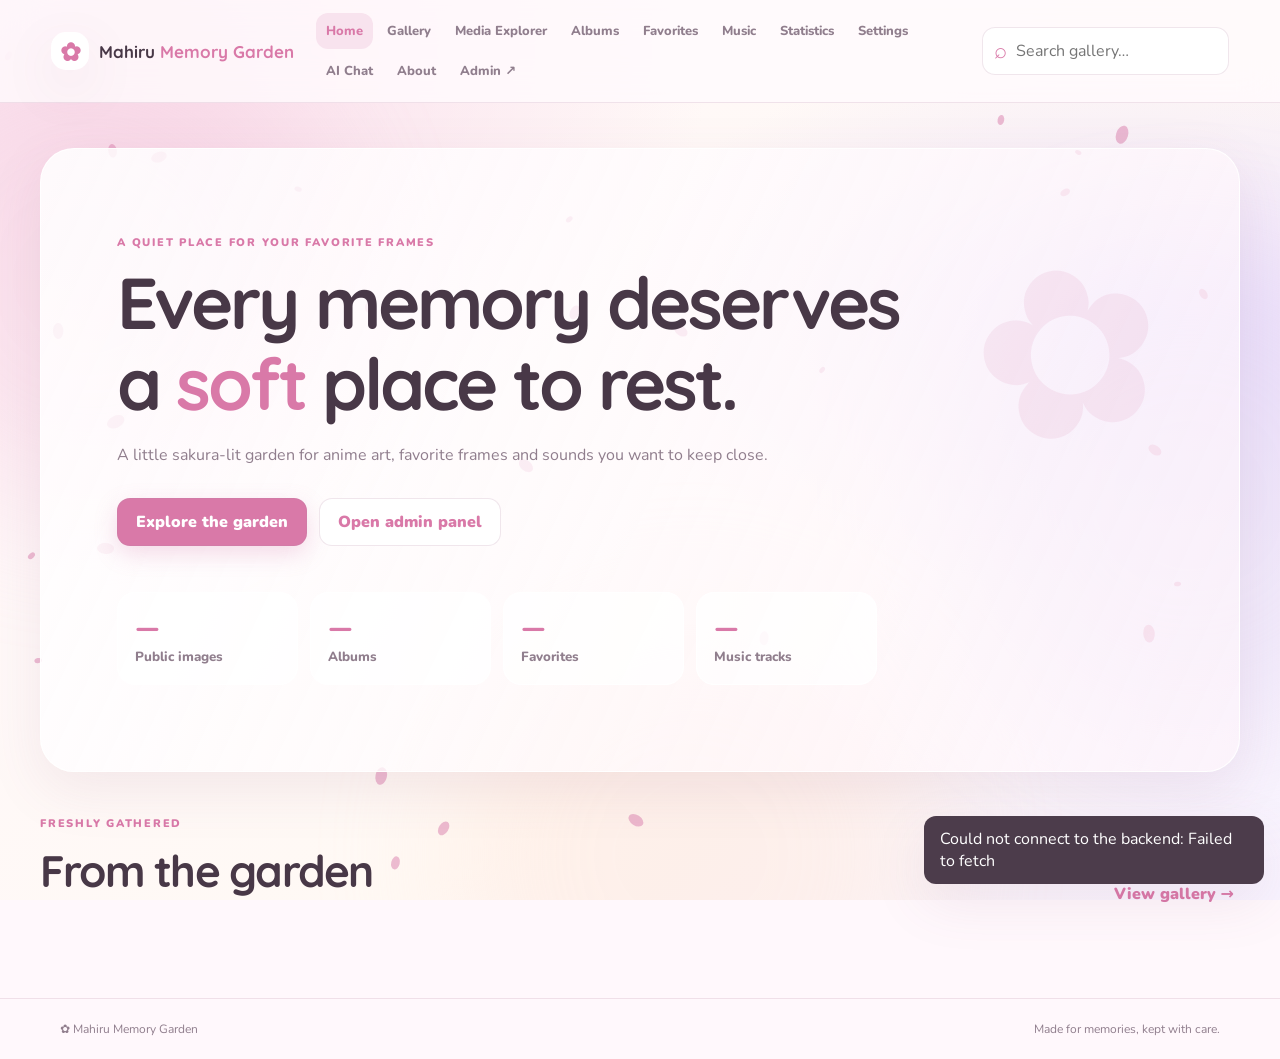
<file: index.html>
<!doctype html><html lang="en"><head><meta charset="utf-8"><meta name="viewport" content="width=device-width,initial-scale=1,viewport-fit=cover"><meta name="theme-color" content="#f9eaf3"><meta name="description" content="Mahiru Memory Garden — a sakura-themed home for favorite memories."><title>Mahiru Memory Garden</title><link rel="preconnect" href="https://fonts.googleapis.com"><link rel="preconnect" href="https://fonts.gstatic.com" crossorigin><link href="https://fonts.googleapis.com/css2?family=Quicksand:wght@500;600;700&family=Nunito:wght@400;600;700;800&display=swap" rel="stylesheet"><link rel="stylesheet" href="style.css"></head><body><div class="sky"><i></i><i></i><i></i></div><canvas id="sakuraCanvas"></canvas><div id="toastStack" class="toasts" aria-live="polite"></div>
<header class="topbar"><a class="brand" href="#home"><span>✿</span><b>Mahiru <em>Memory Garden</em></b></a><button id="menuToggle" class="icon-btn" aria-label="Open navigation">☰</button><nav id="nav"><button data-page="home" class="active">Home</button><button data-page="gallery">Gallery</button><button data-page="explorer">Media Explorer</button><button data-page="albums">Albums</button><button data-page="favorites">Favorites</button><button data-page="music">Music</button><button data-page="stats">Statistics</button><button data-page="settings">Settings</button><button data-page="chat">AI Chat</button><button data-page="about">About</button><a class="admin-link" href="admin/">Admin ↗</a></nav><div class="search"><span>⌕</span><input id="search" placeholder="Search gallery…" aria-label="Search gallery"></div></header>
<main><section class="page active" id="page-home"><div class="hero"><div class="eyebrow">A quiet place for your favorite frames</div><h1>Every memory deserves<br>a <span>soft</span> place to rest.</h1><p>A little sakura-lit garden for anime art, favorite frames and sounds you want to keep close.</p><div class="actions"><button class="primary" data-page="gallery">Explore the garden</button><a class="secondary" href="admin/">Open admin panel</a></div><div class="stats-row"><div class="stat"><strong id="countImages">—</strong><small>Public images</small></div><div class="stat"><strong id="countAlbums">—</strong><small>Albums</small></div><div class="stat"><strong id="countFavs">—</strong><small>Favorites</small></div><div class="stat"><strong id="countTracks">—</strong><small>Music tracks</small></div></div></div><div class="section-head"><div><div class="eyebrow">Freshly gathered</div><h2>From the garden</h2></div><button class="text-btn" data-page="gallery">View gallery →</button></div><div id="homeGrid" class="media-grid"></div></section>
<section class="page" id="page-gallery"><div class="section-head"><div><div class="eyebrow">Collected moments</div><h1>Gallery</h1><p>Public, approved images from the garden.</p></div><span id="galleryCount" class="pill">Loading…</span></div><div id="galleryGrid" class="media-grid"></div><div id="galleryEmpty" class="empty" hidden>No public images found. Try another search, or check back later. 🌸</div></section>
<section class="page" id="page-explorer"><div class="section-head"><div><div class="eyebrow">Find a frame</div><h1>Media Explorer</h1><p>Search public images by title, category or tags. Use the search bar above.</p></div></div><div id="explorerGrid" class="media-grid"></div><div id="explorerEmpty" class="empty" hidden>No matching public media found.</div></section>
<section class="page" id="page-chat"><div class="section-head"><div><div class="eyebrow">A quiet little conversation</div><h1>Mahiru AI</h1><p>Responses come from the configured backend model. Don't enter passwords or API keys.</p></div></div><div class="chat-box"><div id="chatMessages" class="chat-messages"><div class="chat-bubble assistant">Hello. What would you like to talk about today? 🌸</div></div><form id="chatForm" class="chat-form"><textarea id="chatInput" rows="2" maxlength="4000" placeholder="Write a message…" required></textarea><button class="primary">Send</button></form></div></section>
<section class="page" id="page-albums"><div class="section-head"><div><div class="eyebrow">Little collections</div><h1>Albums</h1><p>Public collections curated by the garden admin.</p></div></div><div id="albumsGrid" class="album-grid"></div><div id="albumsEmpty" class="empty" hidden>No public albums yet.</div></section>
<section class="page" id="page-favorites"><div class="section-head"><div><div class="eyebrow">Kept close</div><h1>Favorites</h1><p>Favorites are stored on the server and shared by visitors in this first release.</p></div></div><div id="favoritesGrid" class="media-grid"></div><div id="favoritesEmpty" class="empty" hidden>No favorites yet. Tap the heart on a gallery card.</div></section>
<section class="page" id="page-music"><div class="section-head"><div><div class="eyebrow">Soundtrack</div><h1>Music garden</h1><p>Public audio tracks uploaded and approved by the admin.</p></div></div><div id="tracksList" class="tracks-list"></div><div id="tracksEmpty" class="empty" hidden>No public tracks yet.</div><audio id="audioPlayer" controls preload="none"></audio></section>
<section class="page" id="page-stats"><div class="section-head"><div><div class="eyebrow">A little overview</div><h1>Garden statistics</h1></div></div><div class="stats-panel" id="statsPanel"></div></section>
<section class="page" id="page-settings"><div class="section-head"><div><div class="eyebrow">Make it yours</div><h1>Settings</h1><p>Theme and accent are stored in MongoDB, not IndexedDB.</p></div></div><div class="settings-grid"><article class="setting-card"><h3>Garden theme</h3><p>Keep the familiar sakura look or choose a calmer variation.</p><select id="themeSelect"><option value="sakura">Sakura Garden</option><option value="night">Moonlit Sakura</option><option value="cream">Warm Paper</option></select></article><article class="setting-card"><h3>Accent color</h3><p>Choose the little color details throughout the garden.</p><div class="swatches"><button data-accent="#d979a8" style="--swatch:#d979a8" aria-label="Rose"></button><button data-accent="#9a83d7" style="--swatch:#9a83d7" aria-label="Violet"></button><button data-accent="#6cae9a" style="--swatch:#6cae9a" aria-label="Sage"></button><button data-accent="#e3a15e" style="--swatch:#e3a15e" aria-label="Peach"></button></div></article><article class="setting-card"><h3>Sakura petals</h3><p>Toggle the floating-petal animation.</p><label class="toggle"><input id="petalsToggle" type="checkbox" checked><span></span> Falling petals</label></article><article class="setting-card"><h3>Data & privacy</h3><p>Public pages only display approved public media. Admin-only data tools live behind the protected admin login.</p><a class="secondary" href="admin/">Manage data in Admin →</a></article></div><p id="settingsStatus" class="muted"></p></section>
<section class="page" id="page-about"><div class="about-card"><div class="flower">✿</div><div class="eyebrow">A small digital refuge</div><h1>About Mahiru Memory Garden</h1><p>A soft, sakura-themed home for art, anime memories and music. The new version uses the existing backend and MongoDB as its only application data store—no IndexedDB media database.</p><p class="muted">Built with care, one petal at a time. 🌸</p><a href="admin/" class="secondary">Admin dashboard</a></div></section></main>
<footer><span>✿ Mahiru Memory Garden</span><span>Made for memories, kept with care.</span></footer>
<div id="lightbox" class="lightbox" hidden><button id="lightboxClose" class="icon-btn close">✕</button><button id="lightboxPrev" class="light-nav prev">‹</button><img id="lightboxImage" alt="Gallery image"><button id="lightboxNext" class="light-nav next">›</button><div id="lightboxCaption"></div></div>
<script src="config.js"></script><script src="script.js"></script></body></html>
</file>
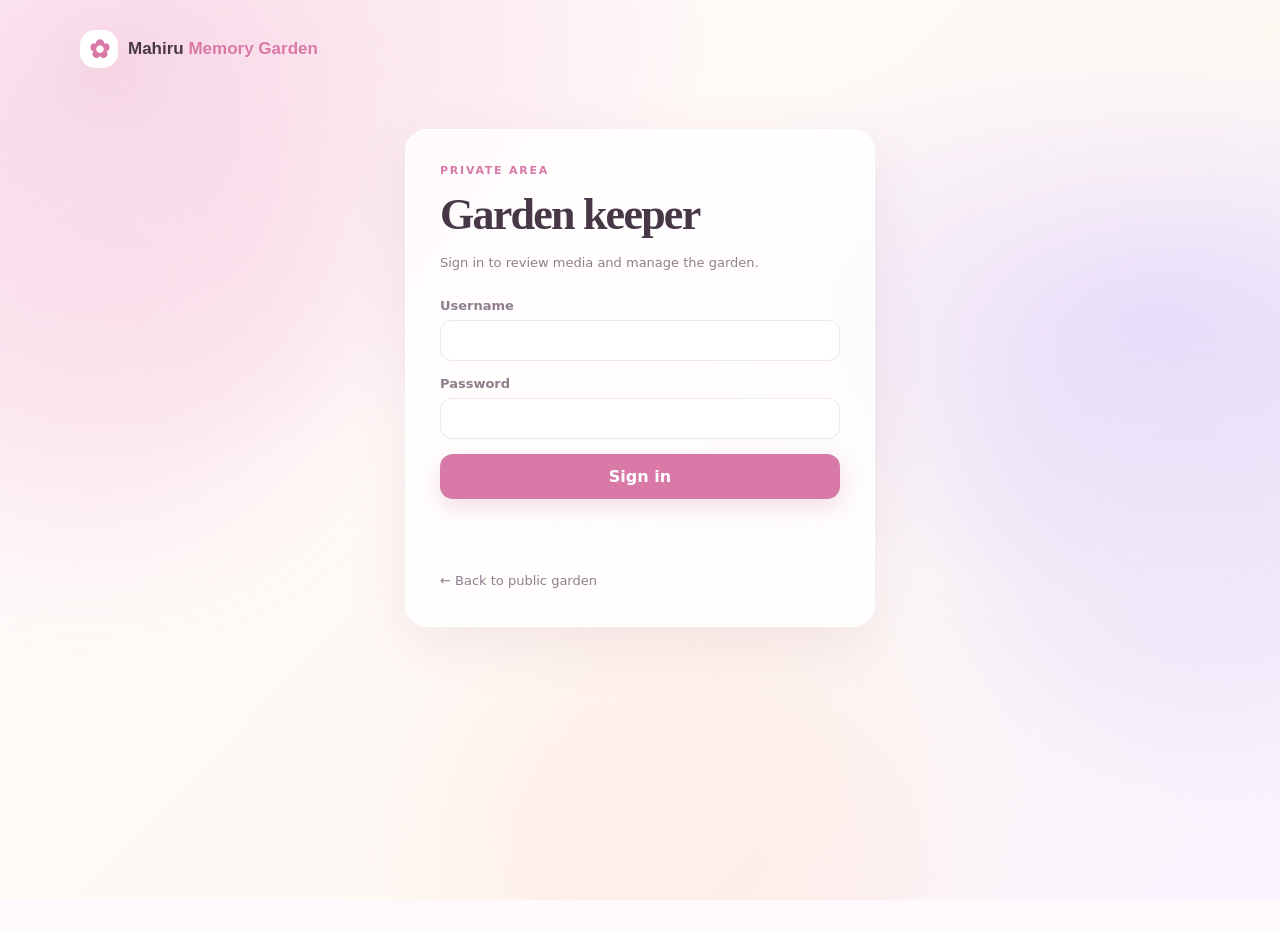
<file: admin/index.html>
<!doctype html><html lang="en"><head><meta charset="utf-8"><meta name="viewport" content="width=device-width,initial-scale=1"><title>MahiruMMG · Admin</title><link rel="stylesheet" href="../style.css"><link rel="stylesheet" href="admin.css"></head><body><div class="sky"><i></i><i></i><i></i></div><main class="admin-main"><a class="brand" href="../"><span>✿</span><b>Mahiru <em>Memory Garden</em></b></a><section id="loginCard" class="admin-card login-card"><div class="eyebrow">Private area</div><h1>Garden keeper</h1><p class="muted">Sign in to review media and manage the garden.</p><form id="loginForm"><label>Username<input name="username" autocomplete="username" required></label><label>Password<input name="password" type="password" autocomplete="current-password" required></label><button class="primary" type="submit">Sign in</button><p id="loginError" class="error"></p></form><a class="muted" href="../">← Back to public garden</a></section>
<section id="dashboard" hidden><div class="admin-head"><div><div class="eyebrow">Private management</div><h1>Admin dashboard</h1><p class="muted">Review first. Publish intentionally. Delete only when you are sure.</p></div><button id="logout" class="secondary">Sign out</button></div><div class="admin-tabs"><button class="active" data-tab="media">Media review</button><button data-tab="upload">Upload</button><button data-tab="albums">Albums</button><button data-tab="data">Import / Export / Reset</button></div>
<section class="admin-tab active" id="tab-media"><div class="toolbar"><input id="adminSearch" placeholder="Search all media…"><select id="kindFilter"><option value="all">All media</option><option value="image">Images</option><option value="audio">Audio</option></select><select id="visibilityFilter"><option value="all">All visibility</option><option value="public">Public</option><option value="private">Private</option><option value="hidden">Hidden</option></select><button id="refreshMedia" class="secondary">Refresh</button></div><p class="muted">Private/hidden media is not served through public URLs. Use Preview to view it securely while signed in.</p><div id="adminMedia" class="admin-media-grid"></div><p id="mediaEmpty" class="empty" hidden>No media matches.</p></section>
<section class="admin-tab" id="tab-upload"><div class="admin-card"><h2>Upload media</h2><p class="muted">New uploads default to private. Choose public only when you're ready to publish.</p><form id="uploadForm"><label>Media type<select name="kind"><option value="image">Image</option><option value="audio">Audio track</option></select></label><label>File<input type="file" name="file" accept="image/*" required></label><label>Category<input name="category" maxlength="80" placeholder="e.g. Mahiru, Fan Art"></label><label>Tags<input name="tags" placeholder="anime, purple, wallpaper"></label><label>Initial visibility<select name="visibility"><option value="private">Private (recommended)</option><option value="public">Public</option><option value="hidden">Hidden</option></select></label><button class="primary">Upload to MongoDB</button><p id="uploadStatus" class="muted"></p></form></div></section>
<section class="admin-tab" id="tab-albums"><div class="admin-card"><h2>Create album</h2><p class="muted">Albums are private until explicitly published. Select media IDs from the media review list.</p><form id="albumForm"><label>Album name<input name="name" required maxlength="80"></label><label>Media IDs (comma-separated)<input name="media_ids" placeholder="Paste media IDs"></label><button class="primary">Create private album</button><p id="albumStatus" class="muted"></p></form></div><div id="adminAlbums" class="album-grid"></div></section>
<section class="admin-tab" id="tab-data"><div class="admin-card"><h2>Export metadata</h2><p class="muted">Exports album metadata and app settings. Media binaries in GridFS are not included; this is not a full database backup.</p><button id="exportBtn" class="primary">Download metadata JSON</button></div><div class="admin-card"><h2>Import metadata</h2><p class="muted">Import is additive. It will not delete media or overwrite existing records.</p><input id="importFile" type="file" accept="application/json"><button id="importBtn" class="secondary">Import selected JSON</button><p id="importStatus" class="muted"></p></div><div class="admin-card danger-card"><h2>Scoped reset</h2><p class="muted">Only the selected collection is reset. This never deletes GridFS media files.</p><label>Reset target<select id="resetTarget"><option value="">Choose…</option><option value="albums">Albums metadata</option><option value="favorites">Favorites</option><option value="settings">Shared theme settings</option></select></label><button id="resetBtn" class="danger">Reset selected data</button><p id="resetStatus" class="muted"></p></div></section></section></main><div id="adminToast" class="toasts" aria-live="polite"></div><div id="previewModal" class="preview-modal" hidden><button id="closePreview" class="icon-btn">Close ✕</button><div id="previewContent"></div></div><script src="../config.js"></script><script src="admin.js"></script></body></html>
</file>
<file: style.css>
:root{--bg:#fff8fc;--paper:rgba(255,255,255,.76);--text:#483847;--muted:#907e8d;--accent:#d979a8;--accent2:#f1b6d0;--line:rgba(180,128,160,.2);--shadow:0 18px 55px rgba(135,81,116,.10);--blur:18px}*{box-sizing:border-box}html{scroll-behavior:smooth}body{margin:0;background:var(--bg);color:var(--text);font-family:Nunito,system-ui,sans-serif;min-height:100vh;overflow-x:hidden}button,input,select{font:inherit}button,a{touch-action:manipulation}button{cursor:pointer}a{color:inherit;text-decoration:none}.sky{position:fixed;inset:0;z-index:-2;overflow:hidden;pointer-events:none;background:radial-gradient(ellipse at 12% 5%,#f9dce9 0,transparent 35%),radial-gradient(ellipse at 90% 35%,#eee2fb 0,transparent 34%),linear-gradient(135deg,#fff8fc,#fff9f4 60%,#f8f3ff)}.sky i{position:absolute;width:38vw;height:38vw;border-radius:50%;filter:blur(65px);opacity:.35;background:#f5c9df}.sky i:nth-child(1){top:4%;left:-12%}.sky i:nth-child(2){right:-12%;top:28%;background:#dcd0f8}.sky i:nth-child(3){bottom:-22%;left:35%;background:#ffe2d4}#sakuraCanvas{position:fixed;inset:0;width:100%;height:100%;z-index:-1;pointer-events:none}.topbar{position:sticky;top:0;z-index:10;display:flex;align-items:center;gap:22px;padding:13px clamp(16px,4vw,56px);background:rgba(255,250,253,.82);backdrop-filter:blur(18px);border-bottom:1px solid var(--line)}.brand{display:flex;align-items:center;gap:10px;white-space:nowrap;font:700 17px Quicksand,sans-serif}.brand span{display:grid;place-items:center;background:white;color:var(--accent);border-radius:15px;width:38px;height:38px;font-size:25px;box-shadow:var(--shadow)}.brand em{color:var(--accent);font-style:normal}.topbar nav{display:flex;align-items:center;gap:4px;flex:1;flex-wrap:wrap}.topbar nav button,.topbar nav a{border:0;background:transparent;color:var(--muted);padding:9px 10px;border-radius:12px;font-size:13px;font-weight:800}.topbar nav button.active,.topbar nav button:hover,.topbar nav a:hover{background:#f8e3ee;color:var(--accent)}.admin-link{white-space:nowrap}.search{display:flex;align-items:center;gap:7px;border:1px solid var(--line);background:white;border-radius:13px;padding:8px 11px;min-width:170px}.search span{font-size:22px;color:var(--accent)}.search input{width:100%;border:0;outline:0;background:transparent;min-width:0}.icon-btn{border:1px solid var(--line);background:white;border-radius:12px;padding:9px 12px;color:var(--accent);font-size:18px}#menuToggle{display:none}main{width:min(1200px,calc(100% - 36px));margin:0 auto;min-height:72vh}.page{display:none;padding:45px 0 70px;animation:appear .35s ease}.page.active{display:block}@keyframes appear{from{opacity:0;transform:translateY(7px)}to{opacity:1;transform:none}}.hero{position:relative;padding:clamp(35px,7vw,86px) clamp(20px,6vw,76px);border:1px solid rgba(255,255,255,.9);border-radius:34px;background:linear-gradient(115deg,rgba(255,255,255,.86),rgba(255,245,251,.65));box-shadow:var(--shadow);overflow:hidden}.hero:after{content:'✿';position:absolute;right:6%;top:8%;font-size:clamp(90px,20vw,230px);color:rgba(217,121,168,.12);transform:rotate(-15deg);pointer-events:none}.eyebrow{text-transform:uppercase;letter-spacing:.16em;color:var(--accent);font-size:11px;font-weight:900;margin-bottom:12px}.hero h1,h1,h2{font-family:Quicksand,sans-serif;letter-spacing:-.04em}.hero h1{font-size:clamp(38px,6vw,72px);line-height:1.12;margin:12px 0 18px;max-width:800px}.hero h1 span{color:var(--accent)}.hero p,.section-head p,.setting-card p,.about-card p{color:var(--muted);line-height:1.8;max-width:680px}.actions{display:flex;gap:12px;flex-wrap:wrap;margin-top:28px}.primary,.secondary{display:inline-flex;align-items:center;justify-content:center;border-radius:13px;padding:12px 18px;font-weight:900;border:1px solid var(--line)}.primary{background:var(--accent);color:white;box-shadow:0 8px 22px color-mix(in srgb,var(--accent) 25%,transparent)}.secondary{background:white;color:var(--accent)}.stats-row{display:grid;grid-template-columns:repeat(4,minmax(0,1fr));gap:12px;margin-top:46px;max-width:760px}.stat{background:rgba(255,255,255,.72);border:1px solid white;border-radius:18px;padding:17px}.stat strong{display:block;font:700 28px Quicksand;color:var(--accent)}.stat small{color:var(--muted);font-weight:800}.section-head{display:flex;align-items:end;justify-content:space-between;gap:18px;margin:44px 0 22px}.section-head h1,.section-head h2{margin:0 0 8px;font-size:clamp(30px,4vw,44px)}.section-head p{margin:0}.text-btn{border:0;background:none;color:var(--accent);font-weight:900}.media-grid{display:grid;grid-template-columns:repeat(4,minmax(0,1fr));gap:17px}.media-card{position:relative;overflow:hidden;border:1px solid white;border-radius:19px;background:var(--paper);box-shadow:var(--shadow);min-width:0}.media-card .thumb{width:100%;aspect-ratio:4/5;object-fit:cover;display:block;background:#f5e6ef;cursor:zoom-in}.media-meta{padding:12px 13px;display:flex;align-items:center;justify-content:space-between;gap:8px}.media-meta strong{overflow:hidden;text-overflow:ellipsis;white-space:nowrap;font-size:13px}.heart{border:0;background:white;border-radius:50%;width:34px;height:34px;color:#ba9aac;flex-shrink:0}.heart.on{color:#e14d8b}.pill{background:#f8e5ef;color:var(--accent);border-radius:99px;padding:8px 12px;font-size:12px;font-weight:900}.empty{padding:35px;border:1px dashed #e6c8d8;border-radius:18px;color:var(--muted);text-align:center;margin:20px 0}.album-grid{display:grid;grid-template-columns:repeat(3,minmax(0,1fr));gap:16px}.album-card,.setting-card,.stats-panel,.about-card{padding:24px;border:1px solid white;border-radius:22px;background:var(--paper);box-shadow:var(--shadow)}.album-card h3,.setting-card h3{font-family:Quicksand;margin:0 0 8px}.album-card p{color:var(--muted)}.tracks-list{display:grid;gap:10px}.track{display:flex;align-items:center;gap:14px;padding:15px;border:1px solid white;border-radius:16px;background:var(--paper)}.track .music-icon{width:44px;height:44px;display:grid;place-items:center;border-radius:14px;background:#f8e5ef;color:var(--accent);font-size:22px}.track .track-name{flex:1;font-weight:900}.track button{border:0;border-radius:12px;background:var(--accent);color:white;padding:10px 14px}audio{width:100%;margin-top:20px}.stats-panel{display:grid;grid-template-columns:repeat(3,1fr);gap:14px}.stats-panel div{padding:20px;border-radius:15px;background:white}.stats-panel strong{display:block;font:700 32px Quicksand;color:var(--accent)}.settings-grid{display:grid;grid-template-columns:repeat(2,minmax(0,1fr));gap:16px}.setting-card select{width:100%;padding:12px;border:1px solid var(--line);border-radius:12px;background:white;color:var(--text)}.swatches{display:flex;gap:12px;margin-top:16px}.swatches button{width:37px;height:37px;border:3px solid white;border-radius:50%;background:var(--swatch);box-shadow:0 0 0 1px var(--line)}.toggle{display:flex;align-items:center;gap:10px;margin-top:18px;font-weight:800}.toggle input{accent-color:var(--accent);width:18px;height:18px}.muted{color:var(--muted);font-size:13px}.about-card{max-width:780px;margin:40px auto;padding:clamp(28px,7vw,70px);text-align:center}.about-card .flower{font-size:55px;color:var(--accent)}.about-card h1{font-size:clamp(32px,5vw,52px)}.about-card p{margin:16px auto}footer{display:flex;justify-content:space-between;gap:12px;padding:22px clamp(18px,5vw,60px);color:var(--muted);font-size:12px;border-top:1px solid var(--line)}.toasts{position:fixed;right:16px;bottom:16px;z-index:30;display:grid;gap:8px}.toast{background:#4c3c4b;color:white;border-radius:12px;padding:12px 16px;box-shadow:var(--shadow);max-width:min(340px,90vw)}.lightbox{position:fixed;inset:0;z-index:50;background:rgba(29,20,30,.92);display:flex;align-items:center;justify-content:center;padding:60px 20px 30px}.lightbox[hidden]{display:none}.lightbox img{max-width:min(100%,1000px);max-height:80vh;object-fit:contain;border-radius:10px}.lightbox .close{position:absolute;top:15px;right:15px}.light-nav{position:absolute;top:50%;transform:translateY(-50%);border:0;background:rgba(255,255,255,.15);color:white;font-size:42px;border-radius:12px;padding:3px 15px}.light-nav.prev{left:15px}.light-nav.next{right:15px}#lightboxCaption{position:absolute;bottom:14px;color:white}.theme-night{--bg:#201a2b;--paper:rgba(45,35,57,.86);--text:#f7edf8;--muted:#c2afca;--line:rgba(226,190,225,.17);--shadow:0 18px 55px rgba(0,0,0,.22)}.theme-night .sky{background:radial-gradient(ellipse at 10% 5%,#53324e,transparent 40%),linear-gradient(135deg,#201a2b,#30223b)}.theme-night .topbar,.theme-night .search,.theme-night .icon-btn,.theme-night .secondary,.theme-night .stat,.theme-night .stats-panel div,.theme-night .setting-card select{background:#30263b;color:var(--text)}.theme-cream{--bg:#fbf3e5;--text:#514438;--muted:#958270;--accent:#c98776}.theme-cream .sky{background:radial-gradient(ellipse at 10% 5%,#f4dfcb,transparent 40%),linear-gradient(135deg,#fbf3e5,#fff9f0)}@media(max-width:1100px){.topbar{gap:10px;flex-wrap:wrap}.topbar nav{order:4;flex-basis:100%;justify-content:center}.search{margin-left:auto}.media-grid{grid-template-columns:repeat(3,minmax(0,1fr))}}@media(max-width:700px){.topbar{padding:10px 14px;gap:10px}.brand{font-size:15px;flex:1}.brand span{width:34px;height:34px}#menuToggle{display:block}.topbar nav{display:none;order:5;flex-direction:column;align-items:stretch;background:var(--paper);padding:10px;border-radius:15px}.topbar nav.open{display:flex}.topbar nav button,.topbar nav a{text-align:left;padding:12px}.search{order:4;flex-basis:100%;margin:0}.hero{border-radius:24px;padding:34px 23px}.hero h1{font-size:clamp(35px,10vw,54px)}.stats-row{grid-template-columns:repeat(2,minmax(0,1fr));margin-top:30px}.stat{padding:13px}.stat strong{font-size:24px}.media-grid{grid-template-columns:repeat(2,minmax(0,1fr));gap:10px}.media-card{border-radius:14px}.media-meta{padding:8px}.media-meta strong{font-size:12px}.heart{width:30px;height:30px}.album-grid,.settings-grid{grid-template-columns:1fr}.stats-panel{grid-template-columns:repeat(2,minmax(0,1fr))}.section-head{align-items:start;flex-direction:column;margin-top:32px}.page{padding-top:24px}footer{flex-direction:column}.light-nav.prev{left:5px}.light-nav.next{right:5px}}@media(prefers-reduced-motion:reduce){*,*:before,*:after{scroll-behavior:auto!important;animation:none!important;transition:none!important}}

.chat-box{max-width:850px;margin:0 auto;border:1px solid white;border-radius:22px;background:var(--paper);box-shadow:var(--shadow);padding:18px}.chat-messages{display:flex;flex-direction:column;gap:12px;min-height:220px;max-height:50vh;overflow:auto;padding:6px}.chat-bubble{max-width:85%;padding:12px 15px;border-radius:16px;line-height:1.6;white-space:pre-wrap;overflow-wrap:anywhere}.chat-bubble.assistant{align-self:flex-start;background:#f8e5ef}.chat-bubble.user{align-self:flex-end;background:var(--accent);color:white}.chat-form{display:flex;align-items:end;gap:10px;margin-top:16px}.chat-form textarea{flex:1;resize:vertical;min-width:0;border:1px solid var(--line);border-radius:13px;padding:12px;background:white;color:#49394a}.theme-night .chat-form textarea{background:#30263b;color:var(--text)}
</file>
<file: admin/admin.css>
.admin-main{width:min(1120px,calc(100% - 28px));margin:30px auto 70px}.admin-main>.brand{display:inline-flex;margin:0 0 26px}.admin-card{padding:clamp(20px,4vw,34px);border:1px solid white;border-radius:22px;background:var(--paper);box-shadow:var(--shadow);margin-bottom:18px}.login-card{max-width:470px;margin:35px auto}.admin-card h1,.admin-head h1{font-family:Quicksand;font-size:clamp(30px,5vw,44px);margin:0 0 8px}.admin-card h2{font-family:Quicksand;margin-top:0}.admin-card form{display:grid;gap:15px}.admin-card label,.login-card label{display:grid;gap:7px;font-size:13px;font-weight:900;color:var(--muted)}.admin-card input,.admin-card select,.login-card input,.toolbar input,.toolbar select{width:100%;min-width:0;padding:12px 13px;border:1px solid var(--line);border-radius:12px;background:white;color:#49394a;outline-color:var(--accent)}.login-card form{display:grid;gap:15px;margin:24px 0}.error{color:#bd315e}.admin-head{display:flex;justify-content:space-between;align-items:center;gap:15px;margin-bottom:24px}.admin-tabs{display:flex;gap:7px;flex-wrap:wrap;margin-bottom:18px}.admin-tabs button{border:1px solid var(--line);border-radius:12px;padding:11px 14px;background:white;color:var(--muted);font-weight:900}.admin-tabs button.active{background:var(--accent);color:white}.admin-tab{display:none}.admin-tab.active{display:block}.toolbar{display:grid;grid-template-columns:2fr 1fr 1fr auto;gap:10px;margin:18px 0}.admin-media-grid{display:grid;grid-template-columns:repeat(3,minmax(0,1fr));gap:14px}.admin-media-card{overflow:hidden;border:1px solid white;border-radius:18px;background:var(--paper);box-shadow:var(--shadow);min-width:0}.admin-preview{width:100%;aspect-ratio:4/3;display:grid;place-items:center;object-fit:cover;background:#f5e6ef;color:var(--accent);font-size:38px}.admin-media-info{padding:13px}.admin-media-info h3{margin:0 0 6px;font:700 15px Quicksand;overflow-wrap:anywhere}.admin-media-info p{margin:4px 0;color:var(--muted);font-size:12px;overflow-wrap:anywhere}.status-row{display:flex;gap:6px;flex-wrap:wrap;margin:10px 0}.status{background:#f8e5ef;color:var(--accent);border-radius:30px;padding:5px 8px;font-size:10px;font-weight:900;text-transform:uppercase}.admin-actions{display:flex;gap:7px;flex-wrap:wrap;margin-top:12px}.admin-actions button{border:1px solid var(--line);border-radius:10px;background:white;color:var(--text);padding:8px 10px;font-size:12px;font-weight:900}.admin-actions .publish{background:var(--accent);color:white}.admin-actions .danger,.danger{background:#a83258;color:white;border-color:#a83258}.danger-card{border-color:#edc0d0}.album-grid{margin-top:18px}.preview-modal{position:fixed;inset:0;z-index:60;background:rgba(25,17,29,.94);display:flex;align-items:center;justify-content:center;padding:55px 20px 20px}.preview-modal[hidden]{display:none}.preview-modal>button{position:absolute;top:12px;right:12px}.preview-modal img,.preview-modal audio{max-width:min(95vw,1000px);max-height:80vh}.preview-modal audio{width:min(90vw,600px)}.muted{line-height:1.6}@media(max-width:750px){.toolbar{grid-template-columns:1fr 1fr}.toolbar input{grid-column:1/-1}.admin-media-grid{grid-template-columns:repeat(2,minmax(0,1fr))}.admin-head{align-items:flex-start}.admin-main{width:calc(100% - 20px);margin-top:18px}}@media(max-width:430px){.admin-media-grid{grid-template-columns:1fr}.toolbar{grid-template-columns:1fr}.toolbar input{grid-column:auto}}
</file>
